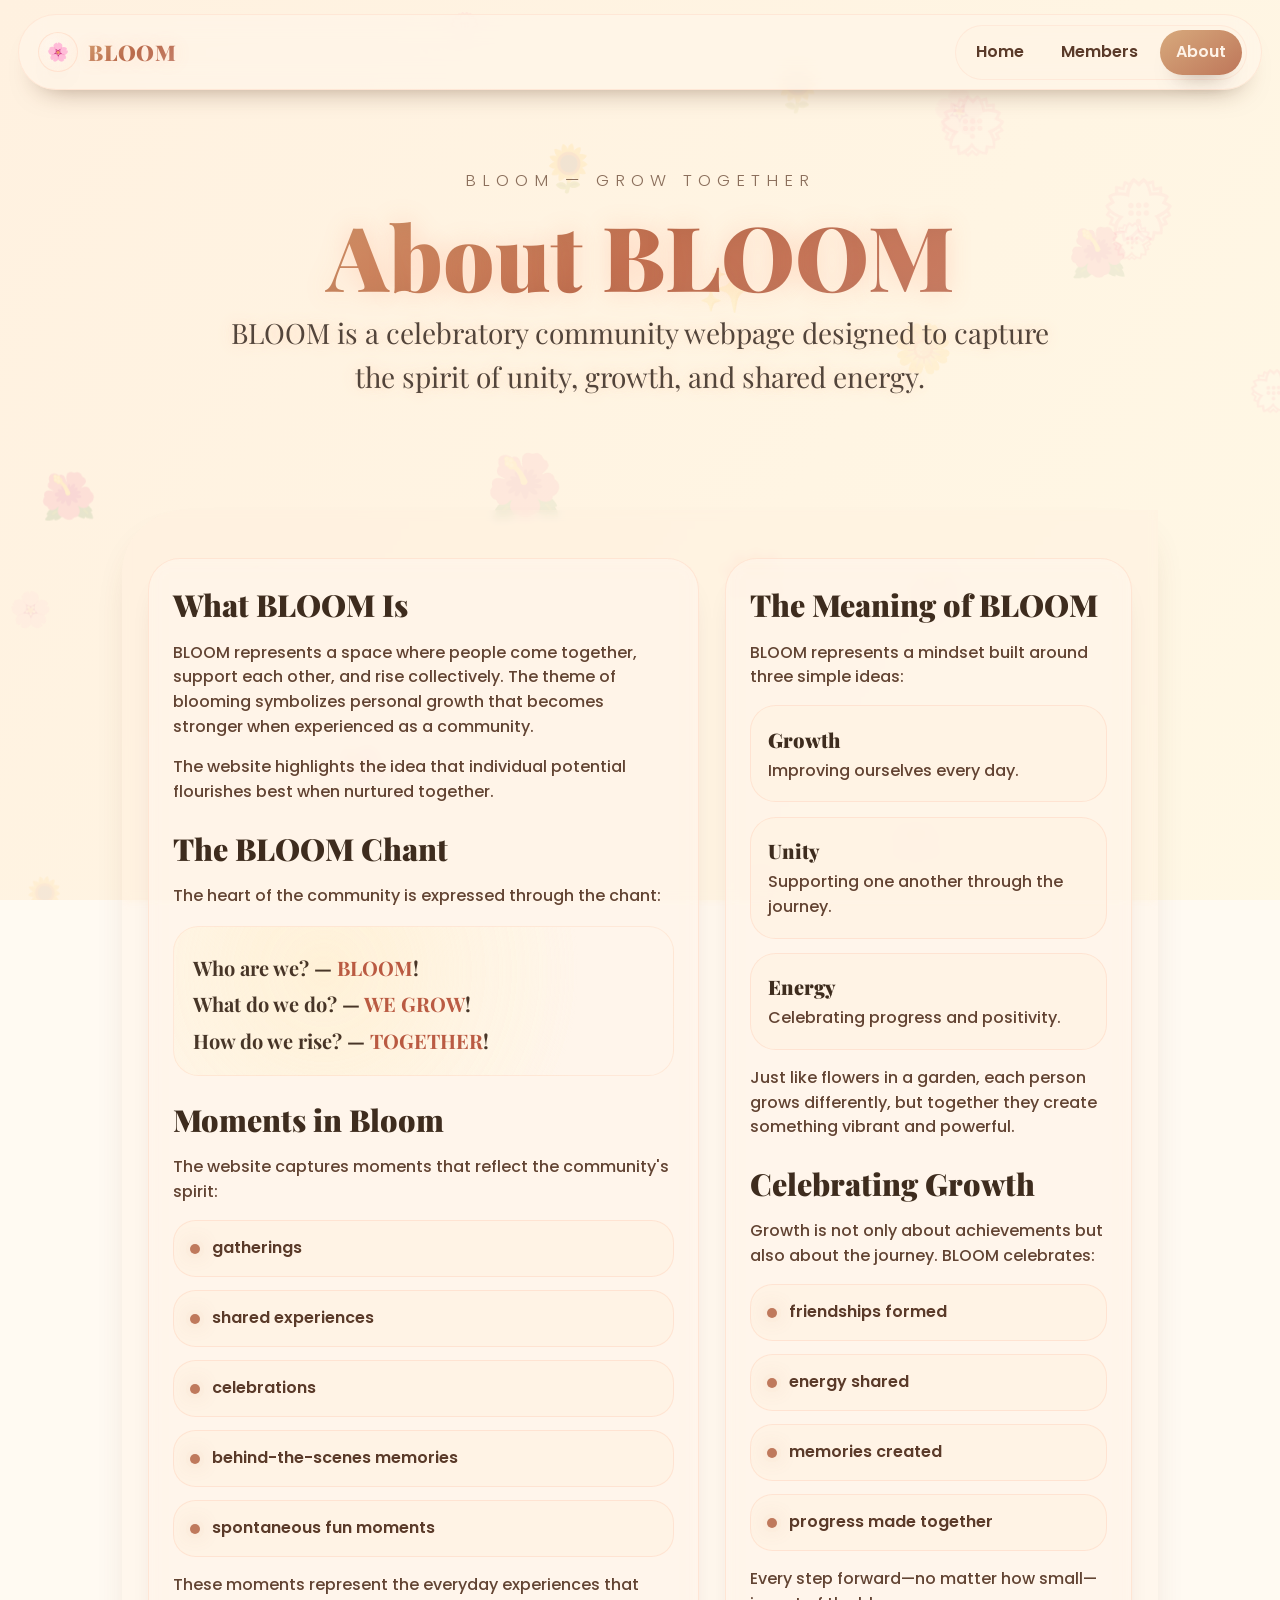
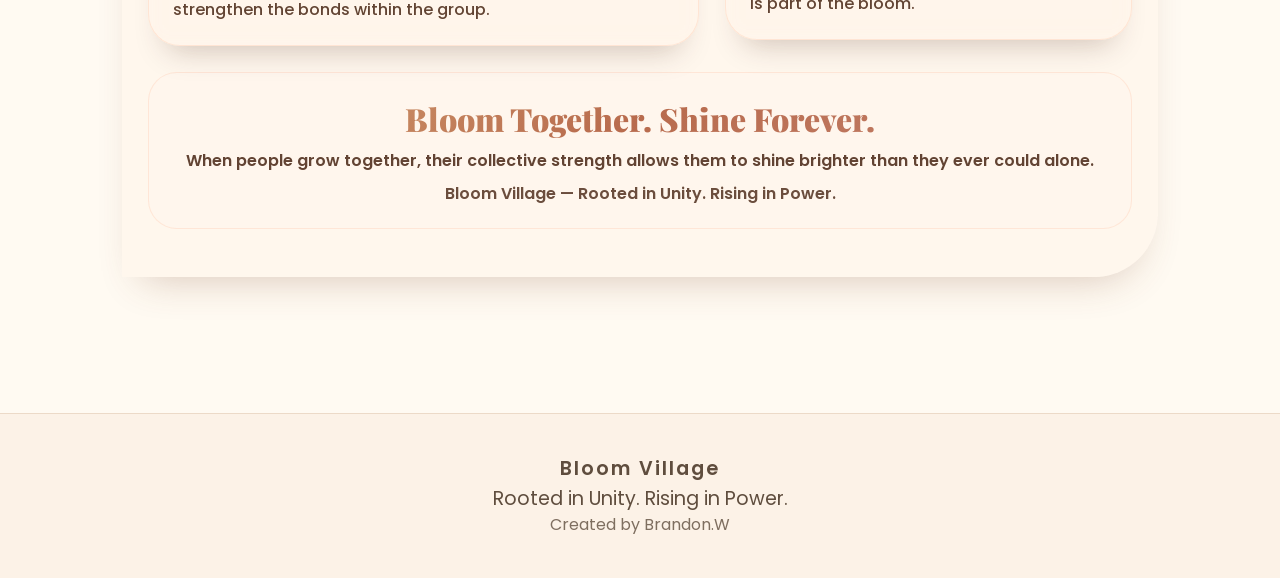
<file: about.html>
<!doctype html>
<html lang="en" id="top">
  <head>
    <meta charset="UTF-8" />
    <meta name="viewport" content="width=device-width, initial-scale=1.0" />
    <meta name="description" content="About BLOOM — unity, growth, and shared energy." />
    <title>BLOOM · about</title>

    <link rel="preconnect" href="https://fonts.googleapis.com" />
    <link rel="preconnect" href="https://fonts.gstatic.com" crossorigin />
    <link
      href="https://fonts.googleapis.com/css2?family=Playfair+Display:wght@400;700;900&family=Poppins:wght@300;400;500;600&display=swap"
      rel="stylesheet"
    />
    <link rel="icon" type="image/png" href="assets/images/favicon.png" />

    <style>
      :root {
        --ink: #2e2a28;
        --ink-soft: #4a3b32;
        --brand-a: #d4a373;
        --brand-b: #b86b4d;
        --brand-c: #c4826e;
        --glass: rgba(255, 245, 235, 0.62);
        --stroke: rgba(255, 220, 200, 0.55);
        --shadow: 0 20px 35px -18px rgba(70, 40, 20, 0.35);
        --nav-h: 76px;
      }

      * {
        margin: 0;
        padding: 0;
        box-sizing: border-box;
      }
      html {
        scroll-behavior: smooth;
        overflow-x: hidden;
      }
      body {
        font-family: "Poppins", sans-serif;
        background: #fffaf2;
        color: var(--ink);
        line-height: 1.55;
        overflow-x: hidden;
        opacity: 0;
        animation: bodyFadeIn 1.2s cubic-bezier(0.23, 1, 0.32, 1) forwards;
      }
      @keyframes bodyFadeIn {
        to {
          opacity: 1;
        }
      }

      /* Skip link */
      .skip-link {
        position: absolute;
        left: -999px;
        top: 10px;
        z-index: 10001;
        padding: 0.7rem 1rem;
        border-radius: 999px;
        background: rgba(255, 245, 235, 0.95);
        border: 1px solid rgba(255, 220, 200, 0.8);
        color: var(--ink);
        box-shadow: var(--shadow);
        text-decoration: none;
        font-weight: 600;
      }
      .skip-link:focus {
        left: 12px;
      }

      /* ---------- NAVBAR (match index.html behavior) ---------- */
      body.nav-open {
        overflow: hidden;
      }

      .site-header {
        position: fixed;
        top: 0;
        left: 0;
        right: 0;
        z-index: 9998;
        padding: 0.9rem 1.1rem;
        pointer-events: auto;
      }

      .nav {
        max-width: 1300px;
        margin: 0 auto;
        height: var(--nav-h);
        display: flex;
        align-items: center;
        justify-content: space-between;
        gap: 1rem;

        background: var(--glass);
        backdrop-filter: blur(12px);
        border: 1px solid var(--stroke);
        border-radius: 999px;
        padding: 0.65rem 0.9rem 0.65rem 1.2rem;
        box-shadow: 0 18px 28px -22px rgba(80, 45, 20, 0.55);
      }

      .brand {
        display: inline-flex;
        align-items: center;
        gap: 0.65rem;
        text-decoration: none;
        white-space: nowrap;
      }

      .brand-mark {
        width: 40px;
        height: 40px;
        border-radius: 999px;
        display: grid;
        place-items: center;
        background: radial-gradient(
          circle at 30% 30%,
          rgba(255, 245, 235, 0.9),
          rgba(255, 235, 215, 0.4)
        );
        border: 1px solid rgba(255, 220, 200, 0.75);
        box-shadow: 0 16px 22px -18px rgba(70, 35, 15, 0.5);
        font-size: 1.1rem;
      }

      .brand-name {
        font-family: "Playfair Display", serif;
        font-weight: 900;
        letter-spacing: 0.02em;
        font-size: 1.35rem;
        background: linear-gradient(145deg, var(--brand-a), var(--brand-b), var(--brand-c));
        -webkit-background-clip: text;
        background-clip: text;
        color: transparent;
        text-shadow: 0 0 18px rgba(255, 140, 100, 0.18);
      }

      .nav-links {
        display: flex;
        align-items: center;
        gap: 0.35rem;
        padding: 0.25rem;
        border-radius: 999px;
        background: rgba(255, 240, 225, 0.35);
        border: 1px solid rgba(255, 220, 200, 0.45);
      }

      .nav-link {
        text-decoration: none;
        color: #5a3a29;
        font-weight: 600;
        padding: 0.65rem 1rem;
        border-radius: 999px;
        transition:
          transform 0.25s ease,
          background 0.25s ease,
          box-shadow 0.25s ease;
        outline: none;
      }
      .nav-link:hover {
        transform: translateY(-1px);
        background: rgba(255, 240, 220, 0.75);
        box-shadow: 0 16px 20px -18px rgba(70, 35, 15, 0.55);
      }
      .nav-link:focus-visible {
        outline: 3px solid rgba(255, 170, 122, 0.95);
        outline-offset: 2px;
      }
      .nav-link.is-active {
        background: linear-gradient(145deg, rgba(212, 163, 115, 0.92), rgba(184, 107, 77, 0.92));
        color: rgba(255, 245, 235, 0.98);
        box-shadow: 0 16px 22px -18px rgba(50, 20, 10, 0.6);
      }

      .nav-toggle {
        display: none;
        border: 1px solid rgba(255, 220, 200, 0.65);
        background: rgba(255, 245, 235, 0.75);
        backdrop-filter: blur(10px);
        color: #5a3a29;
        border-radius: 999px;
        padding: 0.65rem 0.9rem;
        font-weight: 700;
        cursor: pointer;
        box-shadow: 0 16px 20px -18px rgba(70, 35, 15, 0.5);
      }
      .nav-toggle:focus-visible {
        outline: 3px solid rgba(255, 170, 122, 0.95);
        outline-offset: 2px;
      }

      .nav-drawer {
        display: none;
        position: fixed;
        top: calc(0.9rem + var(--nav-h) + 0.75rem);
        left: 1.1rem;
        right: 1.1rem;
        z-index: 9999;

        background: rgba(255, 245, 235, 0.88);
        backdrop-filter: blur(14px);
        border: 1px solid rgba(255, 220, 200, 0.7);
        border-radius: 1.5rem;
        box-shadow: 0 28px 45px -28px rgba(50, 25, 10, 0.6);
        padding: 0.6rem;
        pointer-events: auto;
      }
      .nav-drawer.open {
        display: block;
      }
      .nav-drawer a {
        display: block;
        padding: 0.9rem 1rem;
        border-radius: 1.1rem;
        color: #5a3a29;
        font-weight: 700;
        text-decoration: none;
      }
      .nav-drawer a:hover {
        background: rgba(255, 235, 215, 0.75);
      }
      .nav-drawer a.is-active {
        background: linear-gradient(145deg, rgba(212, 163, 115, 0.92), rgba(184, 107, 77, 0.92));
        color: rgba(255, 245, 235, 0.98);
      }

      @media (max-width: 860px) {
        .nav-links {
          display: none !important;
        }
        .nav-toggle {
          display: inline-flex !important;
          align-items: center;
          gap: 0.55rem;
        }
      }

      @media (max-width: 600px) {
        :root {
          --nav-h: 64px;
        }
      }

      /* Background layers */
      .gradient-bg {
        position: fixed;
        inset: 0;
        width: 100%;
        height: 100%;
        background: linear-gradient(125deg, #fff1e0 0%, #fff9e6 40%, #ffe6e9 80%, #fff1dd 100%);
        background-size: 300% 300%;
        animation: softGradientShift 16s ease infinite;
        z-index: -2;
        pointer-events: none;
      }
      @keyframes softGradientShift {
        0% {
          background-position: 0% 50%;
        }
        50% {
          background-position: 100% 50%;
        }
        100% {
          background-position: 0% 50%;
        }
      }

      .petal-container {
        position: fixed;
        inset: 0;
        width: 100%;
        height: 100%;
        pointer-events: none;
        z-index: -1;
        overflow: hidden;
        will-change: transform;
      }

      .petal {
        position: absolute;
        color: rgba(255, 200, 200, 0.25);
        font-size: clamp(1.2rem, 6vw, 3.5rem);
        user-select: none;
        animation: floatPetals 20s linear infinite;
        opacity: 0.5;
        transform-origin: center;
        will-change: transform, opacity;
      }

      @keyframes floatPetals {
        0% {
          transform: translateY(110vh) rotate(0deg) scale(0.8);
          opacity: 0.2;
        }
        50% {
          opacity: 0.5;
        }
        100% {
          transform: translateY(-20vh) rotate(360deg) scale(1.2);
          opacity: 0;
        }
      }

      .content {
        position: relative;
        z-index: 5;
        padding-top: calc(var(--nav-h) + 2.2rem);
      }

      main {
        display: block;
      }

      section {
        max-width: 1100px;
        margin: 0 auto;
        padding: 4.5rem 2rem;
      }

      /* Page hero */
      .page-hero {
        padding-top: 3.5rem;
        padding-bottom: 2.5rem;
        text-align: center;
      }

      .small-label {
        font-size: 1.05rem;
        letter-spacing: 6px;
        text-transform: uppercase;
        color: #8b6f5c;
        font-weight: 300;
        margin-bottom: 0.9rem;
      }

      .page-title {
        font-family: "Playfair Display", serif;
        font-size: clamp(3rem, 7vw, 5.6rem);
        font-weight: 900;
        line-height: 1.05;
        background: linear-gradient(145deg, var(--brand-a), var(--brand-b), var(--brand-c));
        -webkit-background-clip: text;
        background-clip: text;
        color: transparent;
        text-shadow: 0 0 24px rgba(255, 140, 100, 0.25);
        margin-bottom: 0.6rem;
      }

      .page-subtitle {
        font-family: "Playfair Display", serif;
        font-size: clamp(1.15rem, 2.4vw, 1.75rem);
        font-weight: 400;
        color: var(--ink-soft);
        text-shadow:
          0 0 10px #ffe1c6,
          0 0 18px #ffdbc5;
        opacity: 0.95;
        max-width: 860px;
        margin: 0 auto;
      }

      /* Content cards */
      .about-wrap {
        background: rgba(255, 235, 220, 0.2);
        backdrop-filter: blur(4px);
        border-radius: 4rem 0 4rem 0;
        padding: 3rem 1.6rem;
        box-shadow: 0 20px 40px -20px rgba(120, 70, 40, 0.3);
      }

      .about-grid {
        display: grid;
        grid-template-columns: 1.15fr 0.85fr;
        gap: 1.6rem;
        align-items: start;
      }

      .card {
        background: rgba(255, 245, 235, 0.72);
        backdrop-filter: blur(10px);
        border: 1px solid rgba(255, 220, 200, 0.65);
        border-radius: 2rem;
        padding: 1.4rem 1.5rem;
        box-shadow: 0 22px 30px -18px rgba(70, 40, 20, 0.25);
      }

      .card h2 {
        font-family: "Playfair Display", serif;
        font-weight: 900;
        font-size: 1.9rem;
        color: #3e2c1e;
        margin-bottom: 0.75rem;
      }

      .card p {
        color: #5a3a29;
        font-weight: 500;
        opacity: 0.95;
        margin-bottom: 0.95rem;
      }

      .card p:last-child {
        margin-bottom: 0;
      }

      /* Meaning list */
      .pill-list {
        display: grid;
        gap: 0.9rem;
        margin-top: 0.9rem;
      }

      .pill-item {
        border-radius: 1.6rem;
        padding: 1.1rem 1.1rem;
        background: rgba(255, 240, 225, 0.55);
        border: 1px solid rgba(255, 220, 200, 0.65);
      }

      .pill-item strong {
        display: inline-block;
        font-family: "Playfair Display", serif;
        font-weight: 900;
        font-size: 1.25rem;
        color: #3e2c1e;
        margin-bottom: 0.25rem;
      }

      .pill-item span {
        display: block;
        color: #5a3a29;
        font-weight: 500;
        opacity: 0.95;
      }

      /* Chant block */
      .chant {
        margin-top: 1.1rem;
        border-radius: 1.6rem;
        background: radial-gradient(circle at 30% 30%, rgba(255, 240, 210, 0.8), transparent 70%);
        padding: 1.2rem 1.2rem;
        border: 1px solid rgba(255, 220, 200, 0.55);
      }

      .chant p {
        font-family: "Playfair Display", serif;
        font-size: 1.25rem;
        font-weight: 700;
        color: #3e2c1e;
        margin: 0.35rem 0;
      }

      .chant .highlight {
        color: #b6533a;
      }

      /* Moments list */
      .moments {
        display: grid;
        gap: 0.8rem;
        margin-top: 0.9rem;
      }

      .moment {
        display: flex;
        align-items: center;
        gap: 0.75rem;
        padding: 0.95rem 1rem;
        border-radius: 1.4rem;
        background: rgba(255, 240, 225, 0.55);
        border: 1px solid rgba(255, 220, 200, 0.65);
        color: #5a3a29;
        font-weight: 600;
      }

      .moment .dot {
        width: 10px;
        height: 10px;
        border-radius: 999px;
        background: rgba(184, 107, 77, 0.9);
        box-shadow: 0 0 18px rgba(184, 107, 77, 0.35);
      }

      /* Closing statement */
      .closing {
        text-align: center;
        margin-top: 1.6rem;
        padding: 1.3rem 1.1rem;
        border-radius: 1.8rem;
        background: rgba(255, 245, 235, 0.65);
        border: 1px solid rgba(255, 220, 200, 0.6);
      }

      .closing h3 {
        font-family: "Playfair Display", serif;
        font-weight: 900;
        font-size: 2rem;
        background: linear-gradient(145deg, var(--brand-a), var(--brand-b), var(--brand-c));
        -webkit-background-clip: text;
        background-clip: text;
        color: transparent;
        margin-bottom: 0.35rem;
      }

      .closing p {
        color: #5a3a29;
        font-weight: 600;
        opacity: 0.95;
      }

      footer {
        text-align: center;
        padding: 2.5rem;
        font-size: 1.2rem;
        background: rgba(245, 225, 205, 0.3);
        backdrop-filter: blur(4px);
        border-top: 1px solid rgba(200, 160, 130, 0.3);
        color: #5f4d3e;
        margin-top: 4rem;
      }
      footer p:first-child {
        font-weight: 600;
        letter-spacing: 2px;
      }
      footer p:last-child {
        font-size: 1rem;
        opacity: 0.8;
      }

      @media (max-width: 980px) {
        .about-grid {
          grid-template-columns: 1fr;
        }
        .about-wrap {
          border-radius: 2.6rem 0 2.6rem 0;
        }
      }

      @media (prefers-reduced-motion: reduce) {
        html {
          scroll-behavior: auto;
        }
        * {
          animation-duration: 0.001ms !important;
          animation-iteration-count: 1 !important;
          transition-duration: 0.001ms !important;
        }
        .petal {
          display: none;
        }
        .gradient-bg {
          animation: none;
        }
      }
    </style>
  </head>

  <body>
    <a class="skip-link" href="#main">Skip to content</a>

    <div class="gradient-bg"></div>
    <div class="petal-container" id="petalContainer"></div>

    <header class="site-header">
      <nav class="nav" aria-label="Primary">
        <a class="brand" href="index.html" aria-label="BLOOM home">
          <span class="brand-mark" aria-hidden="true">🌸</span>
          <span class="brand-name">BLOOM</span>
        </a>

        <button
          class="nav-toggle"
          id="navToggle"
          type="button"
          aria-expanded="false"
          aria-controls="navDrawer"
        >
          ☰ <span style="font-weight: 700">Menu</span>
        </button>

        <div class="nav-links" aria-label="Primary links">
          <a class="nav-link" href="index.html">Home</a>
          <a class="nav-link" href="members.html">Members</a>
          <a class="nav-link is-active" href="about.html">About</a>
        </div>
      </nav>

      <div class="nav-drawer" id="navDrawer" aria-label="Mobile menu">
        <a href="index.html">Home</a>
        <a href="members.html">Members</a>
        <a class="is-active" href="about.html">About</a>
      </div>
    </header>

    <div class="content">
      <main id="main">
        <section class="page-hero">
          <div class="small-label">BLOOM — Grow Together</div>
          <h1 class="page-title">About BLOOM</h1>
          <p class="page-subtitle">
            BLOOM is a celebratory community webpage designed to capture the spirit of unity,
            growth, and shared energy.
          </p>
        </section>

        <section>
          <div class="about-wrap">
            <div class="about-grid">
              <article class="card">
                <h2>What BLOOM Is</h2>
                <p>
                  BLOOM represents a space where people come together, support each other, and rise
                  collectively. The theme of blooming symbolizes personal growth that becomes
                  stronger when experienced as a community.
                </p>
                <p>
                  The website highlights the idea that individual potential flourishes best when
                  nurtured together.
                </p>

                <h2 style="margin-top: 1.25rem">The BLOOM Chant</h2>
                <p>The heart of the community is expressed through the chant:</p>

                <div class="chant" aria-label="BLOOM chant">
                  <p>Who are we? — <span class="highlight">BLOOM</span>!</p>
                  <p>What do we do? — <span class="highlight">WE GROW</span>!</p>
                  <p>How do we rise? — <span class="highlight">TOGETHER</span>!</p>
                </div>

                <h2 style="margin-top: 1.25rem">Moments in Bloom</h2>
                <p>The website captures moments that reflect the community's spirit:</p>

                <div class="moments" aria-label="Moments in Bloom list">
                  <div class="moment"><span class="dot" aria-hidden="true"></span> gatherings</div>
                  <div class="moment">
                    <span class="dot" aria-hidden="true"></span> shared experiences
                  </div>
                  <div class="moment">
                    <span class="dot" aria-hidden="true"></span> celebrations
                  </div>
                  <div class="moment">
                    <span class="dot" aria-hidden="true"></span> behind-the-scenes memories
                  </div>
                  <div class="moment">
                    <span class="dot" aria-hidden="true"></span> spontaneous fun moments
                  </div>
                </div>

                <p style="margin-top: 1rem">
                  These moments represent the everyday experiences that strengthen the bonds within
                  the group.
                </p>
              </article>

              <aside class="card">
                <h2>The Meaning of BLOOM</h2>
                <p>BLOOM represents a mindset built around three simple ideas:</p>

                <div class="pill-list" aria-label="BLOOM meaning list">
                  <div class="pill-item">
                    <strong>Growth</strong>
                    <span>Improving ourselves every day.</span>
                  </div>
                  <div class="pill-item">
                    <strong>Unity</strong>
                    <span>Supporting one another through the journey.</span>
                  </div>
                  <div class="pill-item">
                    <strong>Energy</strong>
                    <span>Celebrating progress and positivity.</span>
                  </div>
                </div>

                <p style="margin-top: 1rem">
                  Just like flowers in a garden, each person grows differently, but together they
                  create something vibrant and powerful.
                </p>

                <h2 style="margin-top: 1.25rem">Celebrating Growth</h2>
                <p>
                  Growth is not only about achievements but also about the journey. BLOOM
                  celebrates:
                </p>

                <div class="moments" aria-label="Celebrating Growth list">
                  <div class="moment">
                    <span class="dot" aria-hidden="true"></span> friendships formed
                  </div>
                  <div class="moment">
                    <span class="dot" aria-hidden="true"></span> energy shared
                  </div>
                  <div class="moment">
                    <span class="dot" aria-hidden="true"></span> memories created
                  </div>
                  <div class="moment">
                    <span class="dot" aria-hidden="true"></span> progress made together
                  </div>
                </div>

                <p style="margin-top: 1rem">
                  Every step forward—no matter how small—is part of the bloom.
                </p>
              </aside>
            </div>

            <div class="closing" aria-label="Closing message">
              <h3>Bloom Together. Shine Forever.</h3>
              <p>
                When people grow together, their collective strength allows them to shine brighter
                than they ever could alone.
              </p>
              <p style="margin-top: 0.55rem; opacity: 0.9">
                Bloom Village — Rooted in Unity. Rising in Power.
              </p>
            </div>
          </div>
        </section>

        <footer>
          <p>Bloom Village</p>
          <p>Rooted in Unity. Rising in Power.</p>
          <p>Created by Brandon.W</p>
        </footer>
      </main>
    </div>

    <script>
      (function () {
        const reduceMotion =
          window.matchMedia && window.matchMedia("(prefers-reduced-motion: reduce)").matches;

        // ---------------- NAVBAR (single, matches index.html) ----------------
        const navToggle = document.getElementById("navToggle");
        const navDrawer = document.getElementById("navDrawer");

        function setDrawer(open) {
          if (!navToggle || !navDrawer) return;
          navDrawer.classList.toggle("open", open);
          navToggle.setAttribute("aria-expanded", open ? "true" : "false");
          document.body.classList.toggle("nav-open", open);
        }

        if (navToggle && navDrawer) {
          navToggle.addEventListener("click", (e) => {
            e.preventDefault();
            e.stopPropagation();
            setDrawer(!navDrawer.classList.contains("open"));
          });

          navDrawer.addEventListener("click", (e) => {
            const a = e.target.closest("a");
            if (a) setDrawer(false);
          });

          document.addEventListener("click", (e) => {
            if (!navDrawer.classList.contains("open")) return;
            const clickedToggle = navToggle.contains(e.target);
            const clickedDrawer = navDrawer.contains(e.target);
            if (!clickedToggle && !clickedDrawer) setDrawer(false);
          });

          document.addEventListener("keydown", (e) => {
            if (e.key === "Escape") setDrawer(false);
          });

          window.addEventListener("resize", () => {
            if (window.innerWidth > 860) setDrawer(false);
          });
        }

        // ---------------- Petals ----------------
        const petalContainer = document.getElementById("petalContainer");
        const petalEmojis = ["🌸", "🌼", "🌻", "🌺", "🪷", "💮", "✨"];

        if (!reduceMotion && petalContainer) {
          const PETAL_COUNT = 22;
          for (let i = 0; i < PETAL_COUNT; i++) {
            const petal = document.createElement("div");
            petal.className = "petal";
            petal.textContent = petalEmojis[Math.floor(Math.random() * petalEmojis.length)];
            petal.style.left = Math.random() * 100 + "%";
            petal.style.top = Math.random() * 100 + "%";
            petal.style.animationDelay = Math.random() * 15 + "s";
            petal.style.animationDuration = 12 + Math.random() * 18 + "s";
            petal.style.fontSize = 1.2 + Math.random() * 3 + "rem";
            petal.style.opacity = (0.2 + Math.random() * 0.3).toFixed(2);
            petalContainer.appendChild(petal);
          }
        }
      })();
    </script>
  </body>
</html>
</file>
